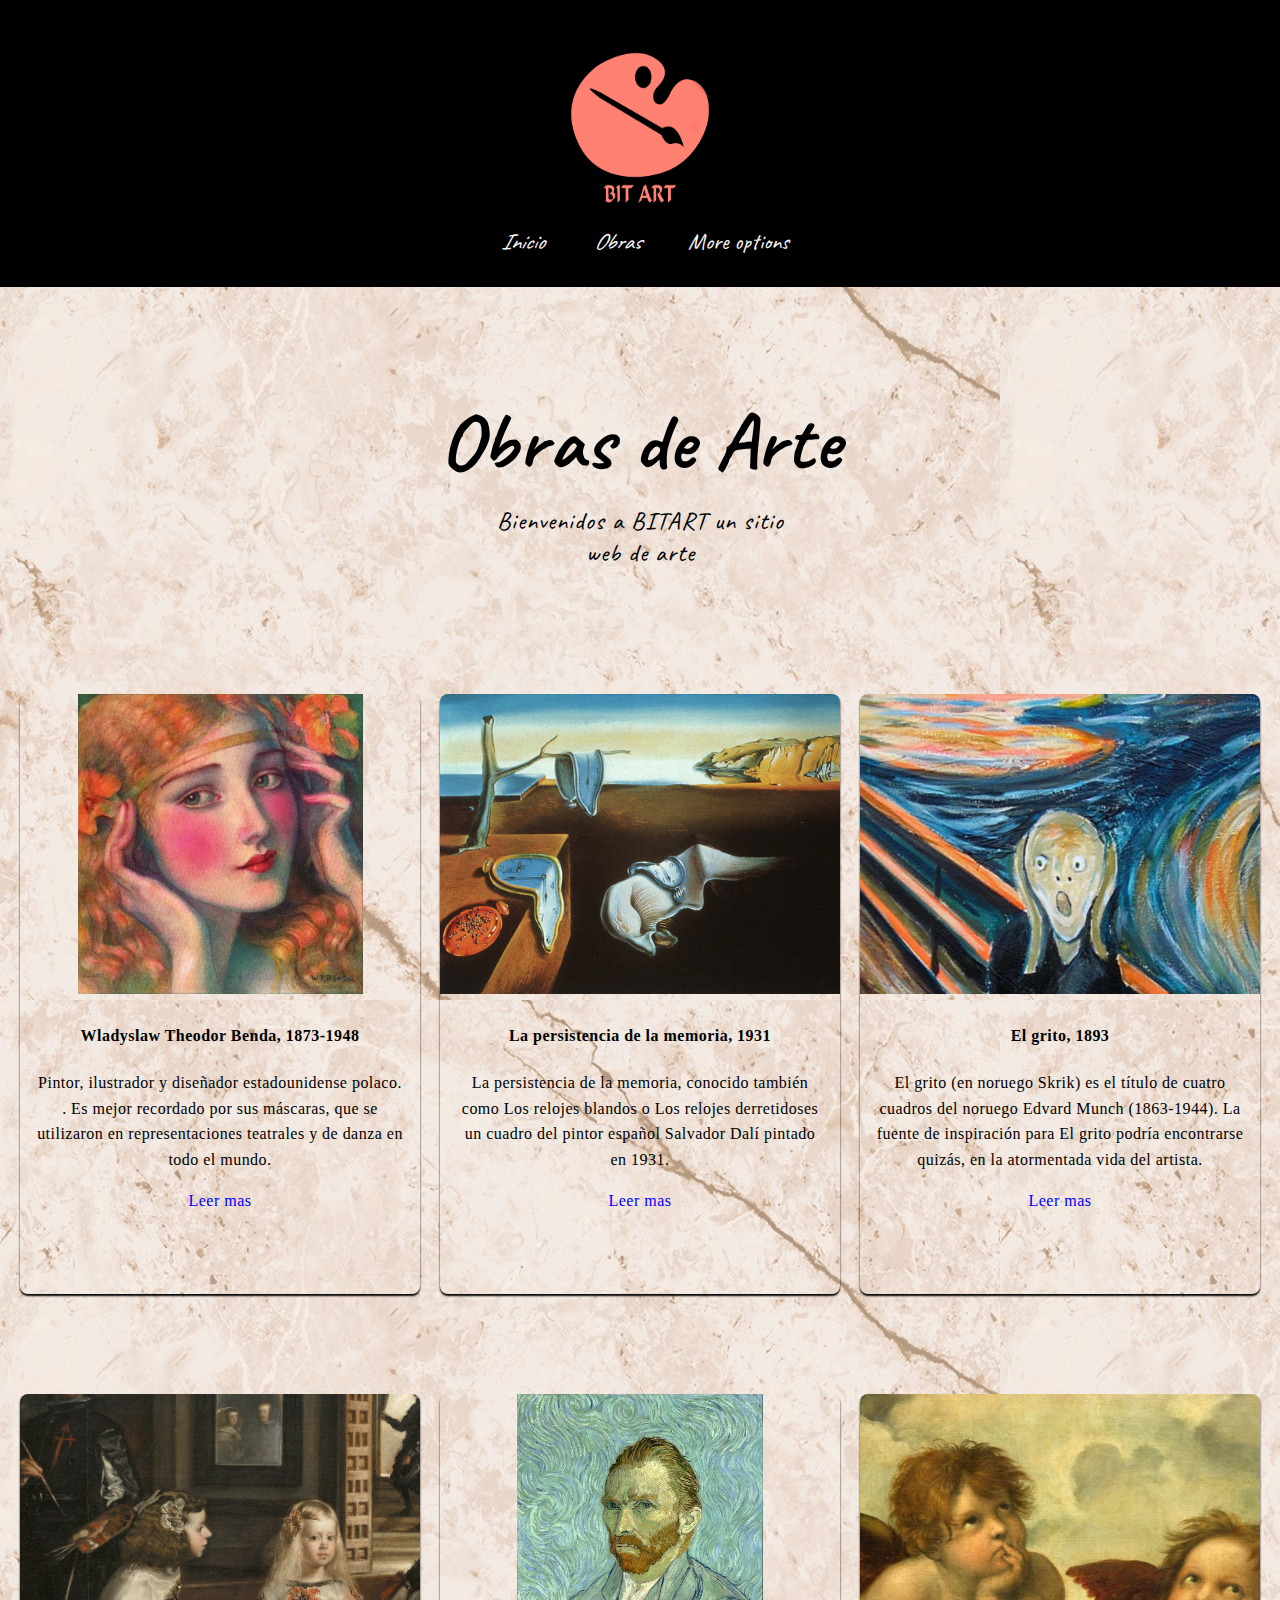
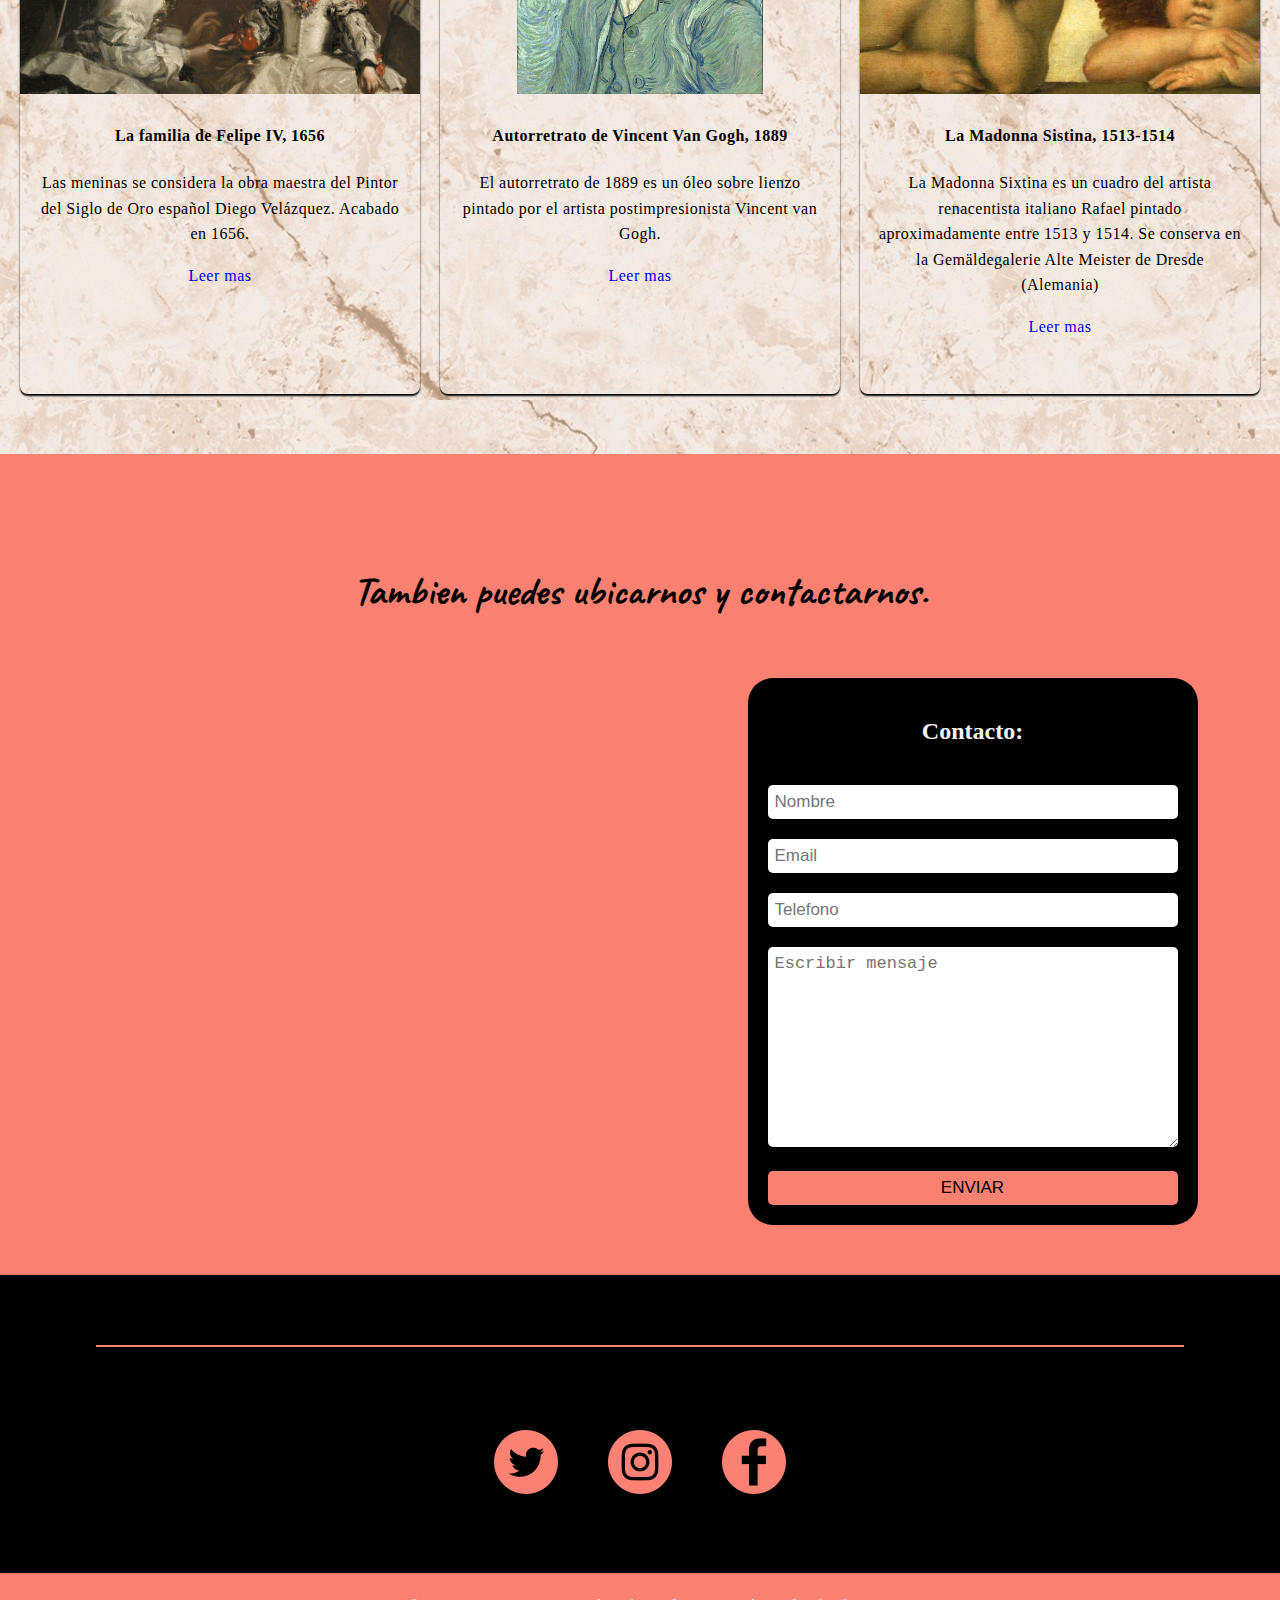
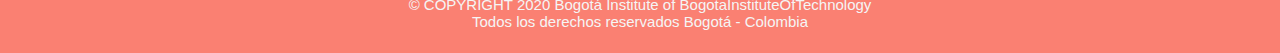
<file: art_Images/obras.html>
<!DOCTYPE html>
<html lang="en">

<head>
    <meta charset="UTF-8">
    <meta name="viewport" content="width=device-width, initial-scale=1.0">
    <title>Obras</title>
    <link rel="stylesheet" href="../index_Style/menu.css">
    <link rel="stylesheet" href="../index_Style/scroll.css">
    <link rel="stylesheet" href="../index_Style/footer.css">
    <link rel="stylesheet" href="./obrasStyle/obras.css">
</head>

<body>
    <header class="iconbitart">
        <img class="img_logo" src="../Icons/iconobitart.png" alt="icono bit_art">
    </header>

    <header class="main_header">
        <input type="checkbox" id="boton_menu">
        <label class="icono_menu" for="boton_menu">
            <img src="../Icons/iconomenu.png" alt="icono_menu" width="35px" height="35px">
        </label>

        <nav class="menu">
            <ul>
                <li> <a href="../index.html">Inicio</a> </li>
                <li> <a href="../art_Images/obras.html">Obras</a> </li>
            </ul>

            <div class="dropdown">
                <button class="dropbtn">More options</button>
                <div class="dropdown_content">
                    <a href="#section1">Section 1</a>

                    <a href="../index.html/#info">Información</a>
                </div>
            </div>
        </nav>
    </header>

    <article class="bloquetitulo">
        <h1>Obras de Arte</h1>
        <section class="ptitulo">
            <p>
                Bienvenidos a BITART un sitio <br>
                web de arte
            </p>
        </section>
    </article>

    <section class="content-two" id="section1">
        <div class="container">
            <div class="card">
                <img src="./chica_arte.jpg" alt="chica_arte">
                <h4>Wladyslaw Theodor Benda, 1873-1948</h4>
                <p>
                    Pintor, ilustrador y diseñador estadounidense polaco. . Es mejor recordado por sus máscaras, que se
                    utilizaron en representaciones teatrales y de danza en todo el mundo.
                </p>
                <a href="">Leer mas</a>
            </div>
            <div class="card">
                <img src="./dali.jpg" alt="Dalí">
                <h4>La persistencia de la memoria, 1931</h4>
                <p>
                    La persistencia de la memoria, conocido también como Los relojes blandos​ o Los relojes derretidos​
                    es un cuadro del pintor español Salvador Dalí pintado en 1931. 
                 </p>
                <a href="">Leer mas</a>
            </div>
            <div class="card">
                <img src="./grito.jpg" alt="El_Grito">
                <h4>El grito, 1893</h4>
                <p>
                    El grito (en noruego Skrik) es el título de cuatro cuadros del noruego Edvard Munch (1863-1944). La
                    fuente de inspiración para El grito podría encontrarse quizás, en la atormentada vida del artista.
                </p>
                <a href="">Leer mas</a>
            </div>
        </div>

        <div class="container">
            <div class="card">
                <img src="./meninas.jpg" alt="La familia de Felipe IV">
                <h4> La familia de Felipe IV, 1656</h4>
                <p>
                    Las meninas se considera la obra maestra del Pintor del Siglo de Oro español Diego Velázquez.
                    Acabado en 1656.
                </p>
                <a href="">Leer mas</a>
            </div>
            <div class="card">
                <img src="./autoretrato.jpg" alt="Autorretrato de Vincent Van Gogh">
                <h4>Autorretrato de Vincent Van Gogh, 1889</h4>
                <p>
                    El autorretrato de 1889 es un óleo sobre lienzo pintado por el artista postimpresionista Vincent van
                    Gogh.
                </p>
                <a href="">Leer mas</a>
            </div>
            <div class="card">
                <img src="./angeles.jpg" alt="La Madonna Sistina">
                <h4>La Madonna Sistina, 1513-1514</h4>
                <p>
                    La Madonna Sixtina es un cuadro del artista renacentista italiano Rafael pintado aproximadamente
                    entre 1513 y 1514. Se conserva en la Gemäldegalerie Alte Meister de Dresde (Alemania)
                </p>
                <a href="">Leer mas</a>
            </div>

        </div>
    </section>

    <footer id="info" >
        <section class="partefooter">
            <h1 class="titulomapa">
                Tambien puedes ubicarnos y contactarnos.
            </h1>
            <div class="contenidof">
                <iframe
                    src="https://www.google.com/maps/embed?pb=!1m18!1m12!1m3!1d63626.93208536313!2d-74.11292392939546!3d4.650465235263082!2m3!1f0!2f0!3f0!3m2!1i1024!2i768!4f13.1!3m3!1m2!1s0x8e3f9abf01007c8b%3A0xf34837fe0c5507db!2sBIT%20-%20Cursos%20de%20Programaci%C3%B3n%20en%20Bogot%C3%A1!5e0!3m2!1ses-419!2sco!4v1583337432138!5m2!1ses-419!2sco"
                    width="600" height="450" frameborder="0" style="border:0;" allowfullscreen="">
                </iframe>
                <form action="" class="formulario">
                    <h2>Contacto:</h2>
                    <input type="text" name="nombre" placeholder="Nombre" maxlength="50">
                    <input type="email" name="email" placeholder="Email" maxlength="150">
                    <input type="tel" name="telefono" placeholder="Telefono" maxlength="50">
                    <textarea name="mensaje" id="textarea" cols="30" rows="10"
                        placeholder="Escribir mensaje"></textarea>
                    <label for="textarea"></label>
                    <input type="submit" id="boton" value="ENVIAR">
                </form>
            </div>
        </section>

        <div class="contenidoiconos">
            <hr width="85%" color="salmon">
            <div class="iconosredes">
                <div class="ajuste">
                    <a href="https://twitter.com/bit_institute" target="_blank"> <img src="../Icons/twitter.png"
                            alt="Twitter"></a>

                    <a href="https://www.instagram.com/bit_institute/" target="_blank"> <img src="../Icons/instagram.png"
                            alt="Twitter"></a>

                    <a href="https://www.facebook.com/BogotaInstituteOfTechnology/" target="_blank"> <img
                            src="../Icons/facebook.png" alt="Twitter"></a>
                </div>
            </div>
        </div>

        <div class="textofooter">
            <p>
                © COPYRIGHT 2020 Bogotá Institute of BogotaInstituteOfTechnology
                <br>
                Todos los derechos reservados Bogotá - Colombia
            </p>
        </div>
    </footer>

  
</body>

</html>
</file>
<file: index_Style/menu.css>
@import url("https://fonts.googleapis.com/css?family=Caveat&display=swap");
.iconbitart {
  background: black;
  padding-top: 15px;
}

.iconbitart .img_logo {
  width: 150px;
  height: 200px;
  /* Centrar la imagen */
  margin: 0 auto;
  display: block;
}

.main_header {
  text-align: center;
  width: 100%;
  height: 80px;
  background: black;
  font-size: 23px;
  font-family: 'Caveat', cursive;
  font-style: oblique;
  margin-top: -8px;
}

.main_header .icono_menu {
  padding-top: 30px;
}

.main_header #boton_menu {
  display: none;
  height: 50px;
}

header label {
  display: none;
  width: 100px;
  padding: 10px;
  border-right: 1px ridge whitesmoke;
}

header label:hover {
  cursor: pointer;
  background: salmon;
}

.menu ul {
  padding: 0;
  margin: 0;
  list-style: none;
  display: -webkit-inline-box;
  display: -ms-inline-flexbox;
  display: inline-flex;
}

.menu li {
  padding: 20px 25px 0px 25px;
}

.menu li a {
  text-decoration: none;
  color: white;
}

.menu li a:hover {
  color: salmon;
  text-decoration: overline;
}

.menu .dropdown {
  position: relative;
  display: inline-block;
}

.menu .dropbtn {
  background: black;
  font-size: 23px;
  font-family: 'Caveat', cursive;
  color: whitesmoke;
  padding: 16px;
  border: hidden;
  cursor: pointer;
}

.menu .dropdown_content {
  display: none;
  position: absolute;
  background: black;
  min-width: 160px;
  z-index: 1;
}

.menu .dropdown_content a {
  color: whitesmoke;
  padding: 12px 16px;
  text-decoration: none;
  display: block;
}

.dropdown:hover .dropdown_content {
  display: block;
}

.dropdown_content a:hover {
  background: salmon;
}

.dropdown:hover .dropbtn {
  color: salmon;
  text-decoration: overline;
}

/* Incluir responsive */
/* mostrar el menu escondido */
@media (max-width: 900px) {
  header label {
    display: block;
    height: 27px;
  }
  .menu .dropbtn {
    background: salmon;
  }
  .menu {
    position: absolute;
    background: salmon;
    width: 100%;
    margin-left: -100%;
    -webkit-transition: all 0.5s;
    transition: all 0.5s;
    z-index: 100;
  }
  #boton_menu:checked ~ .menu {
    margin: 0;
  }
  .menu ul {
    display: block;
  }
  .menu li:hover {
    background: black;
  }
  .dropbtn {
    background: salmon;
    color: whitesmoke;
  }
  .dropdown_content a {
    color: whitesmoke;
  }
  .dropdown_content a:hover {
    color: salmon;
    background: black;
  }
  .dropdown:hover .dropbtn {
    color: salmon;
    background: black;
  }
}
/*# sourceMappingURL=menu.css.map */
</file>
<file: index_Style/scroll.css>
@charset "UTF-8";
body::-webkit-scrollbar {
  width: 20px;
  /* Tamaño del scroll en vertical */
  height: 8px;
  /* Tamaño del scroll en horizontal */
}

/* Ponemos un color de fondo y redondeamos las esquinas del thumb */
body::-webkit-scrollbar-thumb {
  background: #e68405;
  border-radius: 7px;
}

/* Cambiamos el fondo y agregamos una sombra cuando esté en hover */
body::-webkit-scrollbar-thumb:hover {
  background: #d3923c;
  -webkit-box-shadow: 0 0 2px 1px rgba(0, 0, 0, 0.2);
          box-shadow: 0 0 2px 1px rgba(0, 0, 0, 0.2);
}

/* Cambiamos el fondo cuando esté en active */
body::-webkit-scrollbar-thumb:active {
  background-color: #e68405;
}

/* Ponemos un color de fondo y redondeamos las esquinas del track */
.container::-webkit-scrollbar-track {
  background: #e68405;
  border-radius: 4px;
}

/* Cambiamos el fondo cuando esté en active o hover */
.container::-webkit-scrollbar-track:hover,
.container::-webkit-scrollbar-track:active {
  background: #ff0000;
}
/*# sourceMappingURL=scroll.css.map */
</file>
<file: index_Style/footer.css>
footer {
  width: 100%;
  font-family: "Indie Flower", cursive;
  background: black;
}

footer .partefooter {
  background: salmon;
  padding: 50px;
  width: 100%;
}

footer .partefooter .titulomapa {
  color: black;
  text-align: center;
  font-family: "Caveat", cursive;
  padding: 35px 0 15px 0;
  font-size: 40px;
}

footer .partefooter .contenidof {
  display: -webkit-box;
  display: -ms-flexbox;
  display: flex;
  -ms-flex-pack: distribute;
      justify-content: space-around;
}

footer .partefooter .contenidof iframe {
  margin-top: 40px;
  border-radius: 15px;
}

footer .partefooter .contenidof form {
  width: 450px;
  background-color: black;
  padding: 20px 20px;
  -webkit-box-sizing: border-box;
          box-sizing: border-box;
  margin-top: 20px;
  border-radius: 25px;
}

footer .partefooter .contenidof form input,
footer .partefooter .contenidof form textarea {
  width: 100%;
  margin-top: 20px;
  padding: 7px;
  -webkit-box-sizing: border-box;
          box-sizing: border-box;
  font-size: 17px;
  border: none;
  border-radius: 5px;
}

footer .partefooter .contenidof form textarea {
  min-height: 100px;
  max-height: 200px;
  max-width: 100%;
}

footer .partefooter .contenidof form #boton {
  background: salmon;
  color: black;
  padding: 20;
}

footer .partefooter .contenidof form #boton:hover {
  cursor: pointer;
  background: whitesmoke;
  color: black;
  padding: 20;
}

footer .partefooter h2 {
  text-align: center;
  color: whitesmoke;
}

footer .contenidoiconos {
  margin-top: 70px;
}

footer .contenidoiconos .iconosredes {
  text-align: center;
}

footer .contenidoiconos .iconosredes .ajuste {
  display: -webkit-inline-box;
  display: -ms-inline-flexbox;
  display: inline-flex;
  margin: 50px 35px;
}

footer .contenidoiconos .iconosredes .ajuste img {
  padding: 25px;
}

footer .textofooter {
  padding-top: 8px;
  width: 100%;
  height: 80px;
  font-family: sans-serif;
  color: whitesmoke;
  text-align: center;
  font-size: 15px;
  background: salmon;
}

@media (max-width: 708px) {
  footer {
    width: 100%;
  }
  footer .partefooter {
    padding: 20px;
    width: 100%;
  }
  footer .partefooter .contenidof {
    display: block;
    -ms-grid-column-align: center;
        justify-self: center;
  }
  footer .partefooter iframe {
    margin-left: 50px;
    width: 70%;
  }
  footer .partefooter input,
  footer .partefooter textarea {
    width: 100%;
    -webkit-box-sizing: border-box;
            box-sizing: border-box;
  }
  footer .partefooter textarea {
    min-height: 100px;
    max-height: 100px;
    max-width: 100%;
  }
  footer .contenidoiconos {
    margin-top: 70px;
  }
  footer .contenidoiconos .iconosredes .ajuste {
    display: block;
    margin: 50px 35px;
  }
  footer .partefooter form {
    width: 50%;
    background-color: black;
    padding: 20px 20px;
    -webkit-box-sizing: border-box;
    box-sizing: border-box;
    margin-top: 20px;
    border-radius: 25px;
  }
}

@media (max-width: 500px) {
  footer {
    width: 100%;
  }
  footer .partefooter {
    padding: 20px;
    width: 100%;
  }
  footer .partefooter .contenidof {
    display: block;
    -ms-grid-column-align: center;
        justify-self: center;
  }
  footer .partefooter iframe {
    margin-left: 50px;
    width: 70%;
  }
  footer .partefooter input,
  footer .partefooter textarea {
    width: 100%;
    -webkit-box-sizing: border-box;
            box-sizing: border-box;
  }
  footer .partefooter textarea {
    min-height: 100px;
    max-height: 100px;
    max-width: 100%;
  }
  footer .contenidoiconos {
    margin-top: 70px;
  }
  footer .contenidoiconos .iconosredes .ajuste {
    display: block;
    margin: 50px 35px;
  }
  footer .partefooter .contenidof form {
    width: 99%;
  }
}
/*# sourceMappingURL=footer.css.map */
</file>
<file: art_Images/obrasStyle/obras.css>
* {
  -webkit-box-sizing: border-box;
          box-sizing: border-box;
}

body {
  display: -webkit-box;
  display: -ms-flexbox;
  display: flex;
  -webkit-box-orient: vertical;
  -webkit-box-direction: normal;
      -ms-flex-direction: column;
          flex-direction: column;
  margin: 0;
  background-image: url(../marmol2.jpg);
}

.bloquetitulo {
  font-size: 40px;
  letter-spacing: 1px;
  padding-top: 50px;
  text-align: center;
  font-family: "Caveat", cursive;
  color: black;
  margin: 0;
}

.bloquetitulo .ptitulo {
  font-size: 25px;
  margin-top: -40px;
}

.content-two {
  width: 100%;
  height: 100%;
  letter-spacing: 0.03em;
  line-height: 1.6;
}

.content-two .container {
  width: 100%;
  height: 50%;
  display: -webkit-box;
  display: -ms-flexbox;
  display: flex;
  -ms-flex-wrap: wrap;
      flex-wrap: wrap;
  -webkit-box-pack: center;
      -ms-flex-pack: center;
          justify-content: center;
  margin-top: 100px;
  margin-bottom: 60px;
}

.content-two .container .card {
  width: 400px;
  height: 600px;
  border-radius: 8px;
  -webkit-box-shadow: 0 2px 2px black;
          box-shadow: 0 2px 2px black;
  overflow: hidden;
  margin: 0 10px;
  text-align: center;
  -webkit-transition: all 0.25s;
  transition: all 0.25s;
}

.content-two .container .card img {
  height: 50%;
}

.content-two .container .card h4 {
  font-weight: 600;
}

.content-two .container .card p {
  padding: 0 1rem;
  font-size: 16px;
  font-weight: 300;
}

.content-two .container .card a {
  font-weight: 500;
  text-decoration: none;
  color: blue;
}

.content-two .container .card:hover {
  -webkit-transform: translateY(-15px);
          transform: translateY(-15px);
  -webkit-box-shadow: 0 2px 2px black;
          box-shadow: 0 2px 2px black;
}

@media (max-width: 800px) {
  .content-two .container .card {
    display: -webkit-box;
    display: -ms-flexbox;
    display: flex;
    -webkit-box-orient: vertical;
    -webkit-box-direction: normal;
        -ms-flex-direction: column;
            flex-direction: column;
    height: 100%;
    margin-bottom: 20px;
  }
  .content-two .container .card img {
    width: 100%;
  }
}
/*# sourceMappingURL=obras.css.map */
</file>
